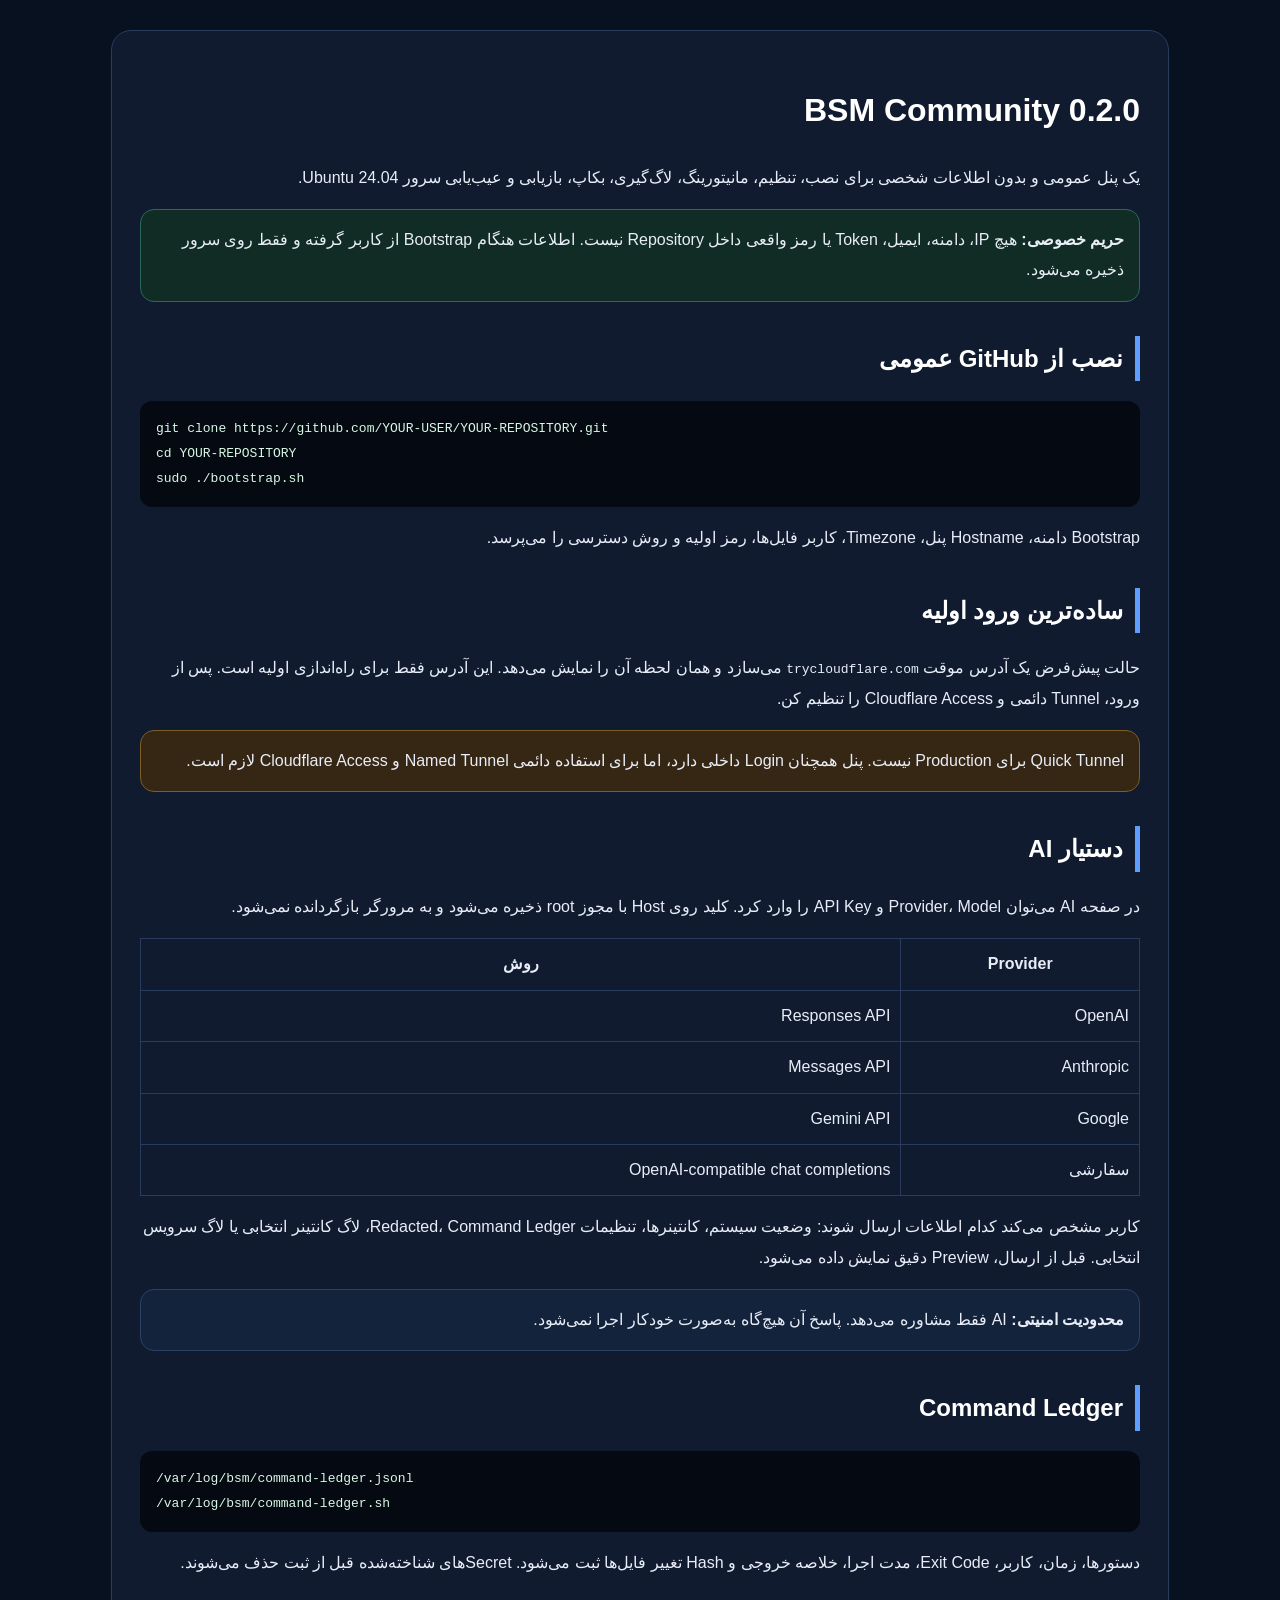
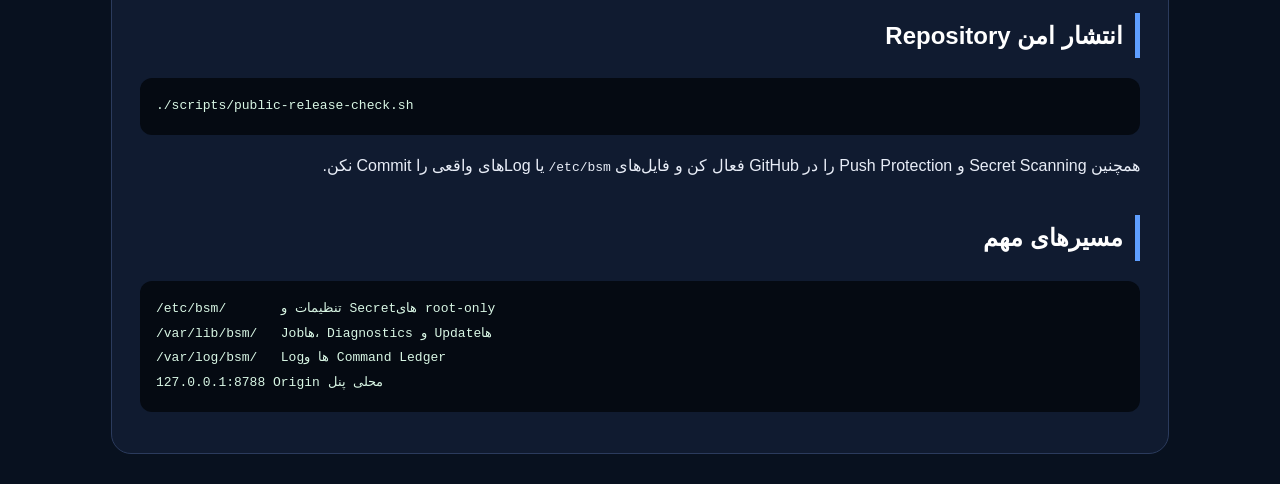
<file: docs/README-fa.html>
<!doctype html><html lang="fa" dir="rtl"><head><meta charset="utf-8"><meta name="viewport" content="width=device-width,initial-scale=1"><title>راهنمای BSM Community</title><style>
body{margin:0;background:#08111f;color:#e8edf7;font-family:Tahoma,Arial,sans-serif;line-height:1.9}main{max-width:1000px;margin:30px auto;padding:28px;background:#101b30;border:1px solid #2b3b5d;border-radius:20px}h1,h2{color:#fff}h2{border-right:5px solid #5e9eff;padding-right:12px;margin-top:34px}pre{direction:ltr;text-align:left;background:#050a12;color:#d9f7e5;padding:16px;border-radius:12px;overflow:auto}code{direction:ltr;unicode-bidi:isolate}.card{background:#14233c;border:1px solid #2c4166;padding:15px;border-radius:14px;margin:12px 0}.warn{background:#352714;border-color:#7c5e25}.ok{background:#102c25;border-color:#286b58}table{width:100%;border-collapse:collapse}td,th{border:1px solid #2b3b5d;padding:10px}a{color:#90bdff}
</style></head><body><main>
<h1>BSM Community 0.2.0</h1>
<p>یک پنل عمومی و بدون اطلاعات شخصی برای نصب، تنظیم، مانیتورینگ، لاگ‌گیری، بکاپ، بازیابی و عیب‌یابی سرور Ubuntu 24.04.</p>
<div class="card ok"><b>حریم خصوصی:</b> هیچ IP، دامنه، ایمیل، Token یا رمز واقعی داخل Repository نیست. اطلاعات هنگام Bootstrap از کاربر گرفته و فقط روی سرور ذخیره می‌شود.</div>
<h2>نصب از GitHub عمومی</h2>
<pre><code>git clone https://github.com/YOUR-USER/YOUR-REPOSITORY.git
cd YOUR-REPOSITORY
sudo ./bootstrap.sh</code></pre>
<p>Bootstrap دامنه، Hostname پنل، Timezone، کاربر فایل‌ها، رمز اولیه و روش دسترسی را می‌پرسد.</p>
<h2>ساده‌ترین ورود اولیه</h2>
<p>حالت پیش‌فرض یک آدرس موقت <code>trycloudflare.com</code> می‌سازد و همان لحظه آن را نمایش می‌دهد. این آدرس فقط برای راه‌اندازی اولیه است. پس از ورود، Tunnel دائمی و Cloudflare Access را تنظیم کن.</p>
<div class="card warn">Quick Tunnel برای Production نیست. پنل همچنان Login داخلی دارد، اما برای استفاده دائمی Named Tunnel و Cloudflare Access لازم است.</div>
<h2>دستیار AI</h2>
<p>در صفحه AI می‌توان Provider، Model و API Key را وارد کرد. کلید روی Host با مجوز root ذخیره می‌شود و به مرورگر بازگردانده نمی‌شود.</p>
<table><tr><th>Provider</th><th>روش</th></tr><tr><td>OpenAI</td><td>Responses API</td></tr><tr><td>Anthropic</td><td>Messages API</td></tr><tr><td>Google</td><td>Gemini API</td></tr><tr><td>سفارشی</td><td>OpenAI-compatible chat completions</td></tr></table>
<p>کاربر مشخص می‌کند کدام اطلاعات ارسال شوند: وضعیت سیستم، کانتینرها، تنظیمات Redacted، Command Ledger، لاگ کانتینر انتخابی یا لاگ سرویس انتخابی. قبل از ارسال، Preview دقیق نمایش داده می‌شود.</p>
<div class="card"><b>محدودیت امنیتی:</b> AI فقط مشاوره می‌دهد. پاسخ آن هیچ‌گاه به‌صورت خودکار اجرا نمی‌شود.</div>
<h2>Command Ledger</h2>
<pre><code>/var/log/bsm/command-ledger.jsonl
/var/log/bsm/command-ledger.sh</code></pre>
<p>دستورها، زمان، کاربر، Exit Code، مدت اجرا، خلاصه خروجی و Hash تغییر فایل‌ها ثبت می‌شود. Secretهای شناخته‌شده قبل از ثبت حذف می‌شوند.</p>
<h2>انتشار امن Repository</h2>
<pre><code>./scripts/public-release-check.sh</code></pre>
<p>همچنین Secret Scanning و Push Protection را در GitHub فعال کن و فایل‌های <code>/etc/bsm</code> یا Logهای واقعی را Commit نکن.</p>
<h2>مسیرهای مهم</h2>
<pre><code>/etc/bsm/       تنظیمات و Secretهای root-only
/var/lib/bsm/   Jobها، Diagnostics و Updateها
/var/log/bsm/   Logها و Command Ledger
127.0.0.1:8788 Origin محلی پنل</code></pre>
</main></body></html>
</file>
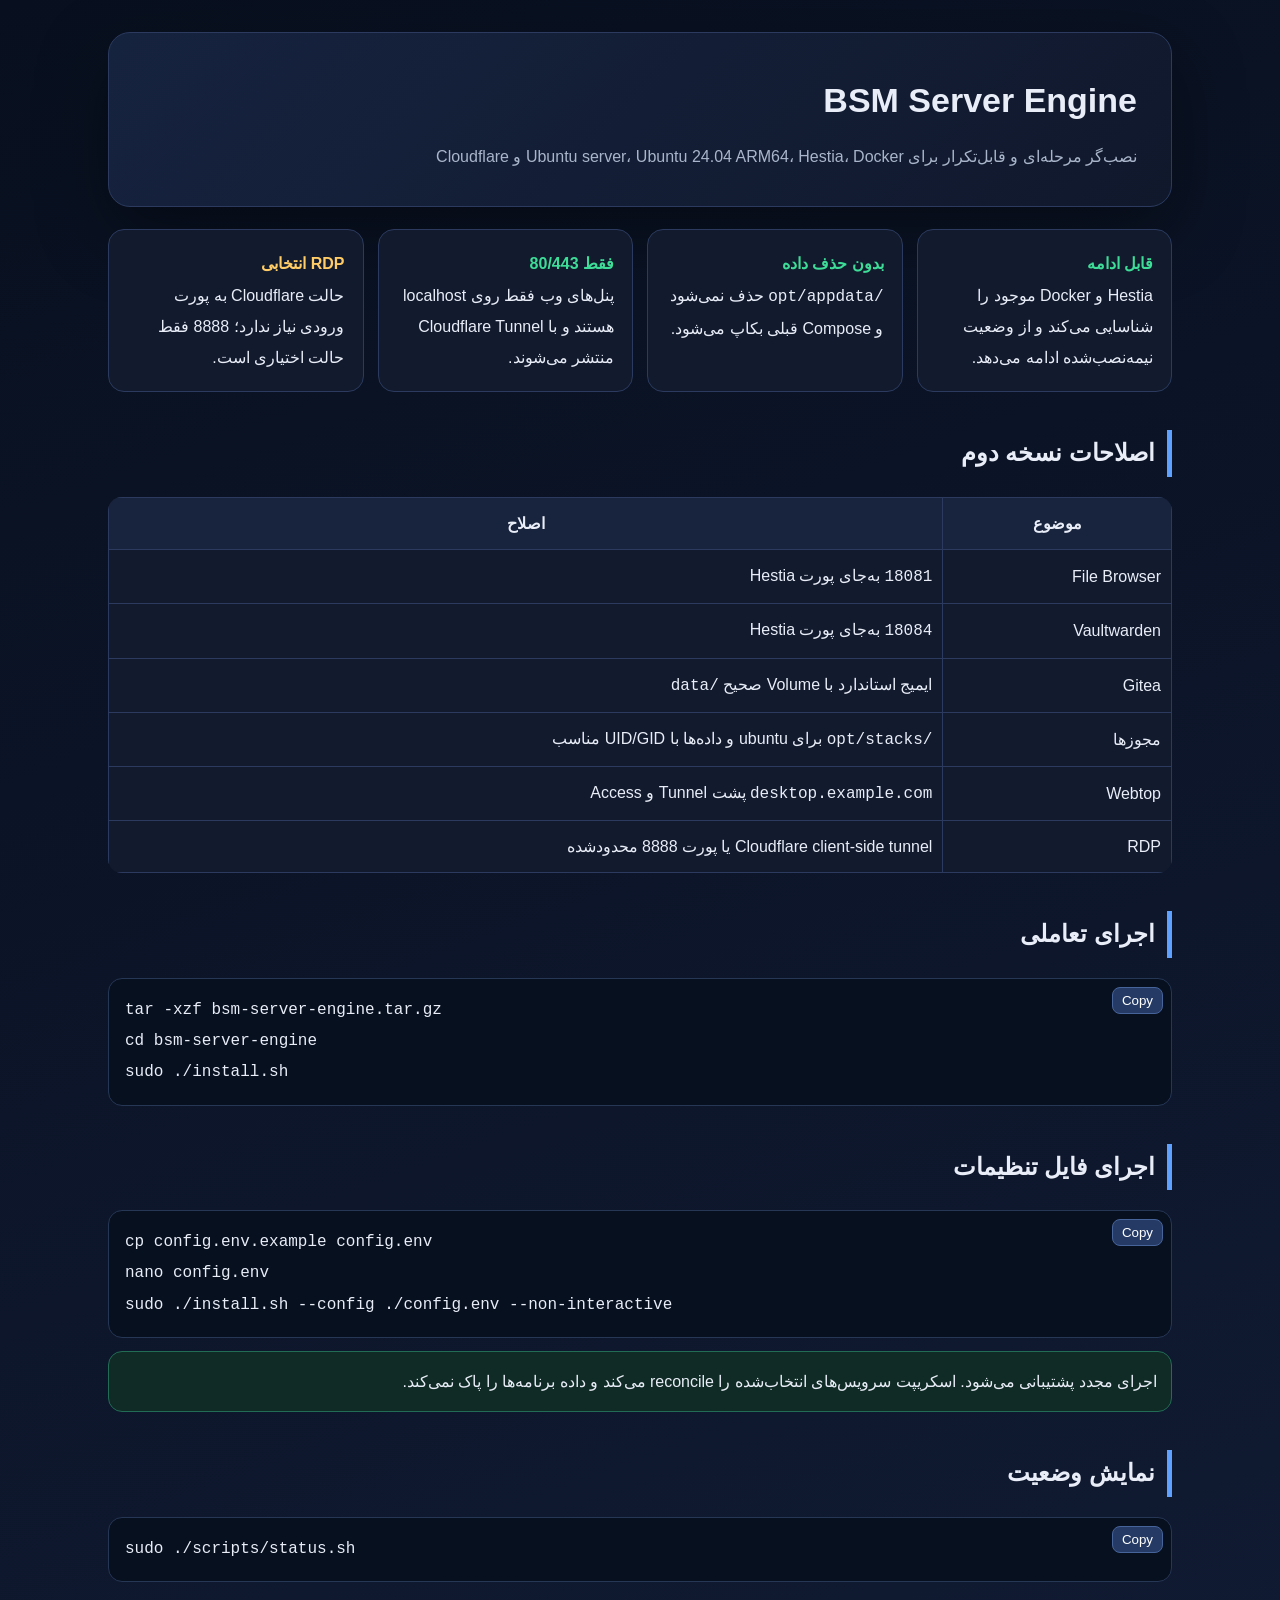
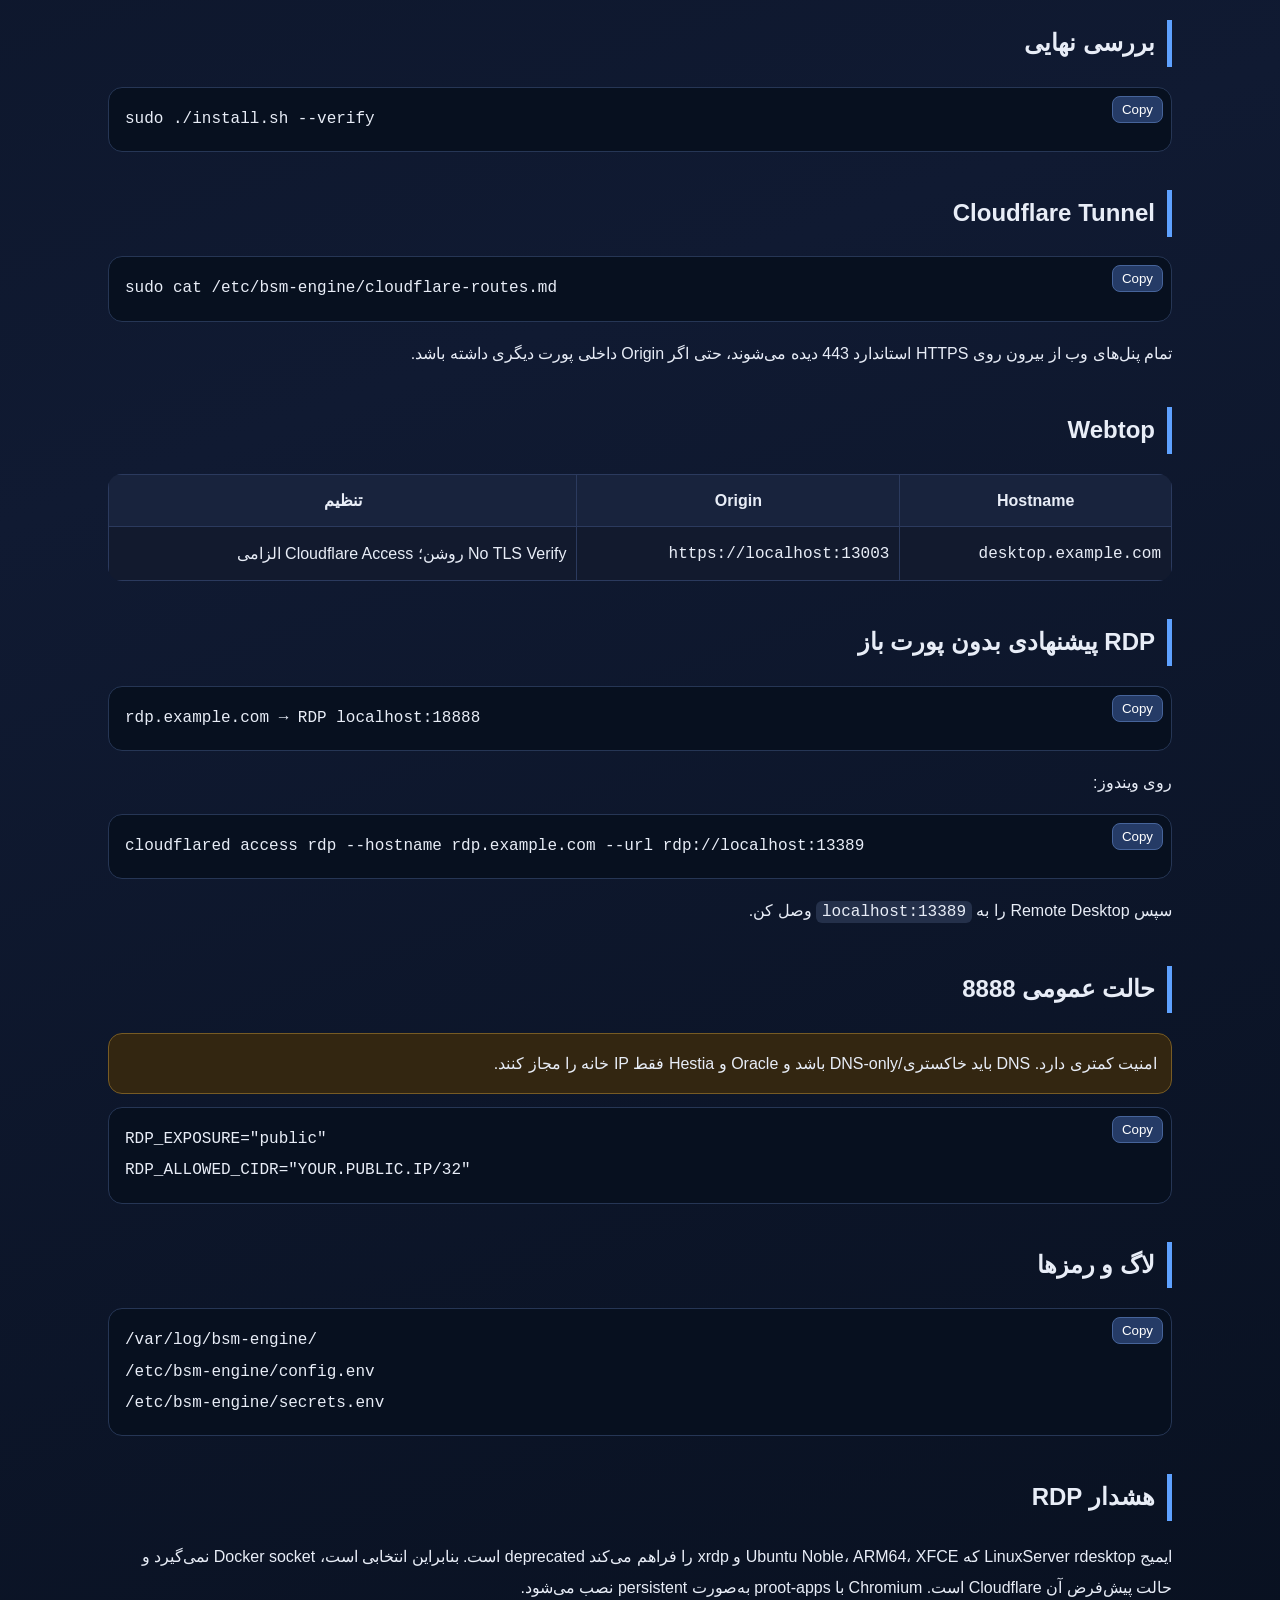
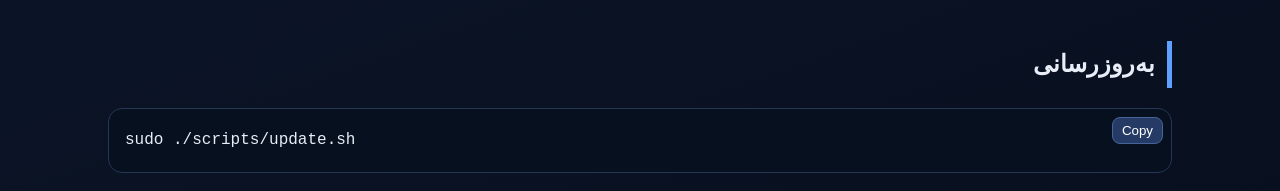
<file: engine/bsm-server-engine/README.html>
<!doctype html>
<html lang="fa" dir="rtl">
<head>
<meta charset="utf-8"><meta name="viewport" content="width=device-width,initial-scale=1">
<title>BSM Server Engine</title>
<style>
:root{--bg:#0b1020;--card:#121a2e;--card2:#18233d;--text:#e8edf7;--muted:#a9b5ca;--blue:#5ea1ff;--green:#3ddc97;--yellow:#ffcc66;--red:#ff6b7a;--border:#2b3a5e}
*{box-sizing:border-box}body{margin:0;background:linear-gradient(160deg,#08101f,#101a32 55%,#08101f);color:var(--text);font-family:Tahoma,Arial,sans-serif;line-height:1.95}
main{max-width:1100px;margin:32px auto;padding:0 18px}.hero{padding:34px;border:1px solid var(--border);border-radius:22px;background:linear-gradient(135deg,#16233f,#10182c);box-shadow:0 25px 70px #0006}
h1{font-size:34px;margin:0 0 8px}.sub{color:var(--muted)}h2{margin-top:38px;border-right:5px solid var(--blue);padding-right:12px}
.grid{display:grid;grid-template-columns:repeat(auto-fit,minmax(240px,1fr));gap:14px;margin:22px 0}.card{background:var(--card);border:1px solid var(--border);padding:18px;border-radius:16px}.ok{color:var(--green)}.warn{color:var(--yellow)}.danger{color:var(--red)}
pre{direction:ltr;text-align:left;unicode-bidi:plaintext;background:#07101f;border:1px solid #263655;padding:16px;border-radius:14px;overflow:auto;position:relative}
code{font-family:Consolas,monospace}p code,li code{direction:ltr;unicode-bidi:isolate;background:#24304a;padding:2px 6px;border-radius:6px}
button.copy{position:absolute;top:8px;right:8px;background:#253b66;color:white;border:1px solid #46649a;border-radius:8px;padding:5px 9px;cursor:pointer}
table{width:100%;border-collapse:collapse;background:var(--card);border-radius:14px;overflow:hidden}th,td{padding:10px;border:1px solid var(--border)}th{background:var(--card2)}
.note{background:#102b25;border:1px solid #226c56;padding:14px;border-radius:14px}.warning{background:#332611;border:1px solid #775b24;padding:14px;border-radius:14px}
@media(max-width:650px){h1{font-size:27px}.hero{padding:22px}}
</style></head>
<body><main>
<section class="hero"><h1>BSM Server Engine</h1><div class="sub">نصب‌گر مرحله‌ای و قابل‌تکرار برای Ubuntu server، Ubuntu 24.04 ARM64، Hestia، Docker و Cloudflare</div></section>

<div class="grid">
<div class="card"><b class="ok">قابل ادامه</b><br>Hestia و Docker موجود را شناسایی می‌کند و از وضعیت نیمه‌نصب‌شده ادامه می‌دهد.</div>
<div class="card"><b class="ok">بدون حذف داده</b><br><code>/opt/appdata</code> حذف نمی‌شود و Compose قبلی بکاپ می‌شود.</div>
<div class="card"><b class="ok">فقط 80/443</b><br>پنل‌های وب فقط روی localhost هستند و با Cloudflare Tunnel منتشر می‌شوند.</div>
<div class="card"><b class="warn">RDP انتخابی</b><br>حالت Cloudflare به پورت ورودی نیاز ندارد؛ 8888 فقط حالت اختیاری است.</div>
</div>

<h2>اصلاحات نسخه دوم</h2>
<table><tr><th>موضوع</th><th>اصلاح</th></tr>
<tr><td>File Browser</td><td><code>18081</code> به‌جای پورت Hestia</td></tr>
<tr><td>Vaultwarden</td><td><code>18084</code> به‌جای پورت Hestia</td></tr>
<tr><td>Gitea</td><td>ایمیج استاندارد با Volume صحیح <code>/data</code></td></tr>
<tr><td>مجوزها</td><td><code>/opt/stacks</code> برای ubuntu و داده‌ها با UID/GID مناسب</td></tr>
<tr><td>Webtop</td><td><code>desktop.example.com</code> پشت Tunnel و Access</td></tr>
<tr><td>RDP</td><td>Cloudflare client-side tunnel یا پورت 8888 محدودشده</td></tr></table>

<h2>اجرای تعاملی</h2>
<pre><code>tar -xzf bsm-server-engine.tar.gz
cd bsm-server-engine
sudo ./install.sh</code></pre>

<h2>اجرای فایل تنظیمات</h2>
<pre><code>cp config.env.example config.env
nano config.env
sudo ./install.sh --config ./config.env --non-interactive</code></pre>

<div class="note">اجرای مجدد پشتیبانی می‌شود. اسکریپت سرویس‌های انتخاب‌شده را reconcile می‌کند و داده برنامه‌ها را پاک نمی‌کند.</div>

<h2>نمایش وضعیت</h2>
<pre><code>sudo ./scripts/status.sh</code></pre>

<h2>بررسی نهایی</h2>
<pre><code>sudo ./install.sh --verify</code></pre>

<h2>Cloudflare Tunnel</h2>
<pre><code>sudo cat /etc/bsm-engine/cloudflare-routes.md</code></pre>
<p>تمام پنل‌های وب از بیرون روی HTTPS استاندارد 443 دیده می‌شوند، حتی اگر Origin داخلی پورت دیگری داشته باشد.</p>

<h2>Webtop</h2>
<table><tr><th>Hostname</th><th>Origin</th><th>تنظیم</th></tr>
<tr><td><code>desktop.example.com</code></td><td><code>https://localhost:13003</code></td><td>No TLS Verify روشن؛ Cloudflare Access الزامی</td></tr></table>

<h2>RDP پیشنهادی بدون پورت باز</h2>
<pre><code>rdp.example.com → RDP localhost:18888</code></pre>
<p>روی ویندوز:</p>
<pre><code>cloudflared access rdp --hostname rdp.example.com --url rdp://localhost:13389</code></pre>
<p>سپس Remote Desktop را به <code>localhost:13389</code> وصل کن.</p>

<h2>حالت عمومی 8888</h2>
<div class="warning">امنیت کمتری دارد. DNS باید خاکستری/DNS-only باشد و Oracle و Hestia فقط IP خانه را مجاز کنند.</div>
<pre><code>RDP_EXPOSURE="public"
RDP_ALLOWED_CIDR="YOUR.PUBLIC.IP/32"</code></pre>

<h2>لاگ و رمزها</h2>
<pre><code>/var/log/bsm-engine/
/etc/bsm-engine/config.env
/etc/bsm-engine/secrets.env</code></pre>

<h2>هشدار RDP</h2>
<p>ایمیج LinuxServer rdesktop که Ubuntu Noble، ARM64، XFCE و xrdp را فراهم می‌کند deprecated است. بنابراین انتخابی است، Docker socket نمی‌گیرد و حالت پیش‌فرض آن Cloudflare است. Chromium با proot-apps به‌صورت persistent نصب می‌شود.</p>

<h2>به‌روزرسانی</h2>
<pre><code>sudo ./scripts/update.sh</code></pre>
<script>
document.querySelectorAll('pre').forEach(p=>{const b=document.createElement('button');b.className='copy';b.textContent='Copy';b.onclick=async()=>{await navigator.clipboard.writeText(p.querySelector('code').innerText);b.textContent='Copied';setTimeout(()=>b.textContent='Copy',1200)};p.appendChild(b)});
</script>
</main></body></html>
</file>
